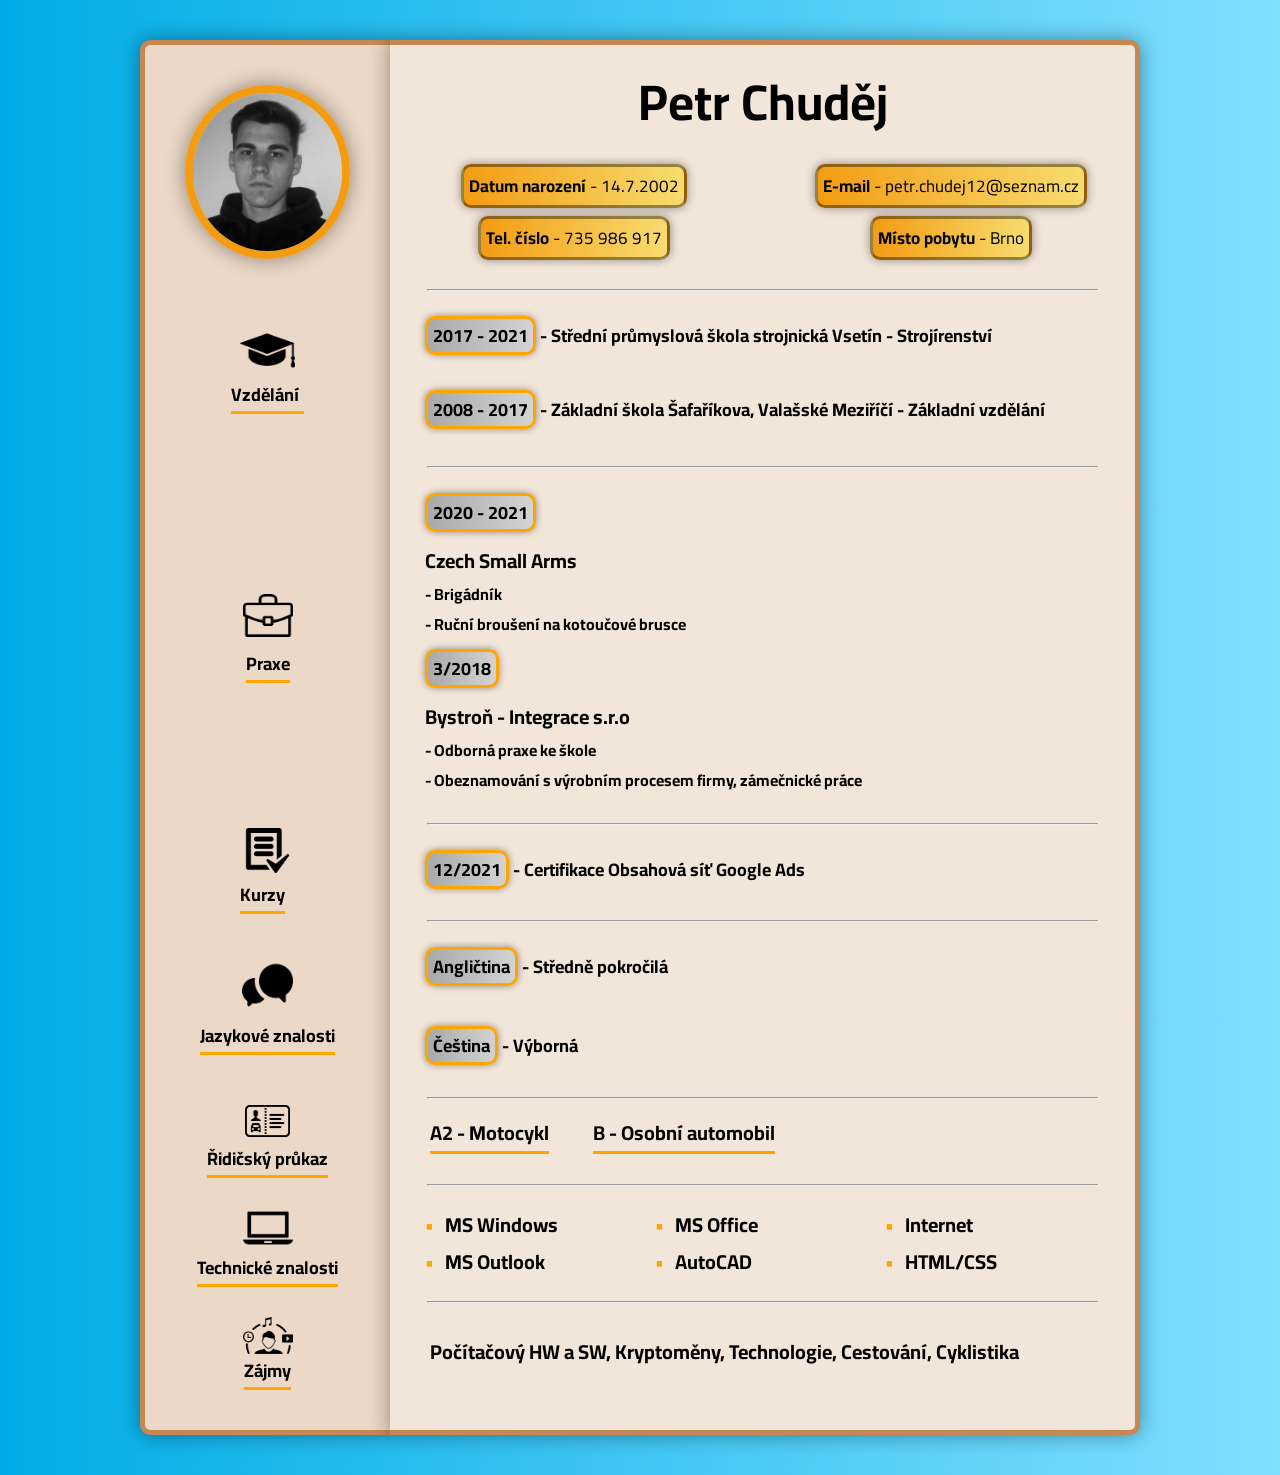
<file: index.html>
<!DOCTYPE html>
<html lang="en">
<head>
    <meta charset="UTF-8">
    <meta http-equiv="X-UA-Compatible" content="IE=edge">
    <meta name="viewport" content="width=device-width, initial-scale=1.0">
    <link rel="stylesheet" href="styles.css">
    <link rel="preconnect" href="https://fonts.googleapis.com">
    <link rel="preconnect" href="https://fonts.gstatic.com" crossorigin>
    <link href="https://fonts.googleapis.com/css2?family=Bebas+Neue&family=Cairo:wght@300&family=Titillium+Web:ital,wght@0,300;1,300&display=swap" rel="stylesheet"> 
    <title>Petr Chuděj - Životopis</title>
    <link rel="icon" href="Images/fotka1.jpg">
</head>
<body>
    <div class="container">
        <aside>
            <div class="photo">
                <div class="scaleup">
                <img src="Images/fotka1.jpg" alt="" class="face">
                </div>
                <div class="active">
                    <img src="Images/49944.png" alt="" class="skolypng">
                        <h2 class="obr1">Vzdělání</h2>
                </div>
                <div class="active">
                    <img src="Images/Work-PNG-File.png" alt="" class="workpng">
                        <h2 class="obr2">Praxe</h2>
                </div>
                <div class="active">
                    <img src="Images/66276.png" alt="" class="coursepng">
                        <h2 class="obr3">Kurzy</h2>
                </div>
                <div class="active">
                    <img src="Images/64484-200.png" alt="" class="languagepng">
                        <h2 class="obr4">Jazykové znalosti</h2>
                </div>
                <div class="active">
                    <img src="Images/24-240032_license-icon-free-download-banner-free-download-driving.png" alt="" class="drivepng">
                        <h2 class="obr5">Řidičský průkaz</h2>
                </div>
                <div class="active">
                    <img src="Images/59505.png" alt="" class="skillpng">
                        <h2 class="obr6">Technické znalosti</h2>
                </div>
                <div class="active">
                    <img src="Images/hobbies.png" alt="" class="hobbiespng">
                        <h2 class="obr7">Zájmy</h2>
                </div>
            </div>
        </aside>
        <div class="main">
            <header>
                <div class="Name">
                    <h1><strong>Petr Chuděj</strong></h1>
                </div>
            </header>
            <section id="info">
                    <ul class="informace">
                        <li><strong>Datum narození</strong> - 14.7.2002</li>
                        <li><strong>E-mail</strong> - petr.chudej12@seznam.cz</li>
                        <li><strong>Tel. číslo</strong> - 735 986 917</li>
                        <li><strong>Místo pobytu</strong> - Brno</li>
                    </ul>
            </section>
            <div class="line1">
                <hr class="line">
            </div>
            <section id="vzdelani">
                <div class="skoly">
                    <div class="skola1">
                        <h2>2017 - 2021</h2>
                        <p> - Střední průmyslová škola strojnická Vsetín - Strojírenství</p>
                    </div>
                    <div class="skola2">
                        <h2 class="zakladka">2008 - 2017</h2>
                        <p> - Základní škola Šafaříkova, Valašské Meziříčí - Základní vzdělání</p>
                    </div>
                </div>
            </section>
            <hr class="line">
            <section id="praxe">
                <div class="firmy">
                    <h2>2020 - 2021</h2>
                        <p class="nazev_firmy">Czech Small Arms</p>
                        <p> - Brigádník</p>
                        <p> - Ruční broušení na kotoučové brusce</p>
                    <h2>3/2018</h2>
                        <p class="nazev_firmy">Bystroň - Integrace s.r.o</p>
                        <p> - Odborná praxe ke škole</p>
                        <p> - Obeznamování s výrobním procesem firmy, zámečnické práce</p>
                </div>
            </section>
            <div class="line2">
                <hr class="line">
            </div>
            <section id="kurzy">
                <h2>12/2021</h2>
                <p> - Certifikace Obsahová síť Google Ads</p>
            </section>
            <div class="line3">
                <hr class="line">
            </div>
            <section id="jazykove_znalosti">
                <div class="anglictina">
                    <h2>Angličtina</h2>
                    <p> - Středně pokročilá</p>
                </div> 
                <div class="cestina">
                    <h2>Čeština</h2>
                    <p> - Výborná</p>
                </div>  
            </section>
            <hr class="line">
            <section id="ridicak">
                <p class="moto">A2 - Motocykl</p>
                <p class="auto">B - Osobní automobil</p>
            </section>
            <hr class="line">
            <section id="technicke_dovednosti">
                <ul class="programy">
                    <li>MS Windows</li>
                    <li>MS Office</li>
                    <li>Internet</li>
                    <li>MS Outlook</li>
                    <li>AutoCAD</li>
                    <li>HTML/CSS</li>
                </ul>
            </section>
            <hr class="line">
            <section id="zajmy">
                <p>Počítačový HW a SW, Kryptoměny, Technologie, Cestování, Cyklistika</p>
            </section>
            <footer>

            </footer>
        </div>
    </div>
</body>
</html>
</file>
<file: styles.css>
*{
    margin: 0;
    padding: 0;
    box-sizing: border-box;

}
@media screen and (max-width: 901px) {
    .skoly p{
        margin-right: 80px !important; 
        margin-left: 20px !important;
    }
    .skolypng{
        margin-top: 95px !important;
    }
    .workpng{
        margin-top: 200px !important;
    }
}
@media screen and (max-width: 829px) {
    .skoly p{
        margin-right: 20px !important; 
    }
}
@media screen and (max-width: 765px) {
    aside{
        display: none !important; 
    }  
    .main{
        width: 100% !important;
        border: 5px solid #c68853 !important;
        border-radius: 15px;
    }
    .informace{
        display: grid !important;
        grid-template-columns: 1fr 1fr;
        width: 95% !important;
        margin-right: auto;
        margin-left: auto;

    }
    .informace li{
        margin-bottom: 15px !important;
    }
    
}
@media screen and (max-width: 636px){
    #zajmy p{
        padding-bottom: 30px !important;
        
    }
}
@media screen and (max-width: 607px){
    .informace{
        display: block !important;
        width: 70% !important;
        margin-right: auto;
        margin-left: auto;
        text-align:center !important;
    }
    .line1 hr{
        margin-top: 120px !important;
    }
    .main{
        text-align: center;
    }
    .skoly{
        margin-left: auto !important;
        margin-right: auto !important;
    }
    .skoly h2{
        margin-left: auto !important;
        margin-right: auto !important;
    }
    .firmy{
        margin-left: auto !important;
        margin-right: auto !important;
    }
    .firmy h2{
        margin-left: auto !important;
        margin-right: auto !important;
    }
    #kurzy{
        margin-left: auto !important;
        margin-right: auto !important;
    }
    #kurzy h2{
        margin-left: 0 !important;
    }
    .anglictina{
        margin-left: auto !important;
        margin-right: auto !important;
    }
    .anglictina h2{
        margin-left: 0 !important;
    }
    .cestina{
        margin-left: auto !important;
        margin-right: auto !important;
    }
    .cestina h2{
        margin-left: 0 !important;
    }
    #ridicak{
        margin-left: auto !important;
        margin-right: auto !important;
    }
    #ridicak p{
        margin-left: 0 !important;
    }
    #ridicak .moto{
        margin-right: 10px !important;
    }
    #ridicak .auto{
        margin-left: 10px !important;
    }
    #technicke_dovednosti{
        margin-left: auto !important;
        margin-right: auto !important;
    }
    #zajmy p{
        margin-left: 40px !important;
        margin-right: 40px !important;
    }
}
@media screen and (max-width: 443px){
    .line2{
        padding-top: 15px !important;
    }
    #kurzy p{
        margin-right: 20px !important;
    }
}
@media screen and (max-width: 410px){
    .informace li{
        font-size: 15px !important;
    }
    #technicke_dovednosti ul li{
        font-size: 85%;
    }
    #zajmy p{
        font-size: 95% !important;
    }
}
@media screen and (max-width: 391px){
    .line3{
        padding-top: 20px !important;
    }
    #technicke_dovednosti{
        margin-left: -10px !important;
    }
    #ridicak p{
        font-size: 18px !important;
    }
}
/* Základní verze CV */
body{
    font-family: 'Cairo', sans-serif;
    margin-top: 40px;
    margin-bottom: 40px;

    background-image: linear-gradient(
        to left,
        rgb(128, 223, 255), rgb(0, 172, 230));
}
.container{
    max-width: 1000px;
    margin-left: auto;
    margin-right: auto;
    display: flex;
}
aside{
    width: 25%;
    border: 5px solid #c68853;
    border-right: none;
    background-color: #ebd8c6;
    border-top-left-radius: 10px;
    border-bottom-left-radius: 10px;
    padding-bottom: 40px;
    box-shadow: 0px 0px 20px rgba(0,0,0,.4);
}
.main{
    width: 75%;
    border: 5px solid #c68853;
    border-left: none;
    background-color: #f2e5d9;
    border-top-right-radius: 10px;
    border-bottom-right-radius: 10px;
    box-shadow: 0px 0px 20px rgba(0,0,0,.4);
}
.photo{
    text-align: center;
    margin-top: 40px;
}
#info{
    height: 135px;
    padding-top: 10px;
}
.Name{
    font-weight: bold;
    text-align: center;
    margin-top: 10px;
    margin-bottom: 5px;
    font-size: 25px;
}
/* Boční panel */
.face{
    width: 165px;
    border-radius: 50%;
    border: 8px solid rgb( 243, 156, 18);
    box-shadow: 0px 0px 20px rgba(0,0,0,.4);
}
.scaleup{
    transition: .3s;
}
.scaleup:hover,
.scaleup:active{
    scale: 105%;
    cursor: pointer;
}
.skolypng{
    width: 55px;
    margin-top: 55px;
    display: block;
    margin-left: auto;
    margin-right: auto;
}
.obr1{
    text-align: center;
    font-size: 18px;
    font-weight: bold;
    padding-right: 5px;
    border-bottom: 3px solid orange;
    display: inline-block;
}
.active{
    transition: .3s;
}
.active:hover,
.active:active{
    scale: 90%;
    cursor: pointer;
}
.workpng{
    width: 50px;
    display: block;
    margin-left: auto;
    margin-right: auto;
    margin-top: 180px;
}
.obr2{
    text-align: center;
    font-size: 18px;
    font-weight: bold;
    margin-top: 10px;
    border-bottom: 3px solid orange;
    display: inline-block;
}
.coursepng{
    width: 45px;
    display: block;
    margin-left: auto;
    margin-right: auto;
    margin-top: 145px;
}
.obr3{
    text-align: center;
    font-size: 18px;
    font-weight: bold;
    margin-right: 10px;
    margin-top: 5px;
    border-bottom: 3px solid orange;
    display: inline-block
}
.languagepng{
    width: 85px;
    display: block;
    margin-left: auto;
    margin-right: auto;
    margin-top: 30px;
    margin-bottom: -15px;
}
.obr4{
    text-align: center;
    font-size: 18px;
    font-weight: bold;
    margin-top: 5px;
    border-bottom: 3px solid orange;
    display: inline-block
}
.drivepng{
    width: 45px;
    margin-top: 50px;
    display: block;
    margin-left: auto;
    margin-right: auto;
}
.obr5{
    text-align: center;
    font-size: 18px;
    font-weight: bold;
    margin-top: 5px;
    border-bottom: 3px solid orange;
    display: inline-block;
}
.skillpng{
    width: 50px;
    margin-top: 25px;
    display: block;
    margin-left: auto;
    margin-right: auto;
}
.obr6{
    text-align: center;
    font-size: 18px;
    font-weight: bold;
    margin-top: -5px;
    border-bottom: 3px solid orange;
    display: inline-block;
}
.hobbiespng{
    width: 50px;
    margin-top: 30px;
    display: block;
    margin-left: auto;
    margin-right: auto;
}
.obr7{
    text-align: center;
    font-size: 18px;
    font-weight: bold;
    border-bottom: 3px solid orange;
    display: inline-block;

}
.line{
    width: 90%;
    margin-left: auto;
    margin-right: auto;
    color: rgba(198, 136,83, 0.5);
}

/* Section 1 */
.informace{
    display: grid;
    grid-template-columns: 1fr 1fr;
    gap: 0.5rem;
}
.informace li {
    margin-left: auto;
    margin-right: auto;
    list-style-type: none;
    padding: 3px;
    padding-left: 5px; 
    padding-right: 5px; 
    font-size: 17px;
    border: 3px solid rgba(0,0,0, 0.4);
    border-radius: 10px;
    background-image: linear-gradient(
        to left,
        rgb( 247, 220, 111), rgb( 243, 156, 18));
    box-shadow: 0px 0px 10px rgba(0,0,0,.4); 
}

/* Section 2 */
#vzdelani{
    min-height: 150px;
}
.skoly{
    margin-left: 20px;
    margin-top: 25px;
}
.skola1{
    display: block;
}
.skola2{
    display: block;
}
.skoly h2{
    padding-left: 5px;
    padding-right: 5px;
    border: 3px solid orange;
    border-radius: 10px;
    background-image: linear-gradient(
        to left,
        rgb(211,211,211), rgb(169,169,169));
    display: inline-block;
    font-size: 18px;
    margin-bottom: 10px;
    margin-left: 15px;
    box-shadow: 0px 0px 7px rgba(0,0,0,.4); 
}
.skoly p{
    font-size: 18px;
    margin-bottom: 10px;
    font-weight: bold;
    display: inline-block;
    margin-right: 20px;
}
.zakladka{
    margin-top: 25px;
}

/* Section 3 */
#praxe{
    min-height: 355px;
    display: flex;
}
.firmy{
    margin-left: 35px;
    margin-top: 15px;
}
.firmy h2{
    padding-left: 5px;
    padding-right: 5px;
    border: 3px solid orange;
    border-radius: 10px;
    background-image: linear-gradient(
        to left,
        rgb(211,211,211), rgb(169,169,169));   
    font-size: 18px;
    margin-bottom: 10px;
    margin-top: 10px;
    margin-right: 20px;
    display: inline-block;
    box-shadow: 0px 0px 7px rgba(0,0,0,.4);    
}
.nazev_firmy{
    font-size: 20px;
    font-weight: bold;
}
.firmy p{
    font-weight: bold;
}

/* Section 4 */
#kurzy{
  min-height: 95px;  
}
#kurzy h2{
    display: inline-block;
    margin-left: 35px;
    font-size: 18px;
    padding-left: 5px;
    padding-right: 5px;
    border: 3px solid orange;
    border-radius: 10px;
    background-image: linear-gradient(
        to left,
        rgb(211,211,211), rgb(169,169,169));
    margin-bottom: 20px;
    margin-top: 25px;
    box-shadow: 0px 0px 7px rgba(0,0,0,.4); 
}
#kurzy p{
    display: inline-block;
    font-weight: bold;
    font-size: 18px;
}

/* Section 5 */
#jazykove_znalosti{
    min-height: 175px ;
}
.anglictina h2 {
    display: inline-block;
    margin-left: 35px;
    font-size: 18px;
    padding-left: 5px;
    padding-right: 5px;
    border: 3px solid orange;
    border-radius: 10px;
    background-image: linear-gradient(
        to left,
        rgb(211,211,211), rgb(169,169,169));
    margin-bottom: 20px;
    margin-top: 25px;
    box-shadow: 0px 0px 7px rgba(0,0,0,.4); 
}  
.anglictina p {
    display: inline-block;
    font-weight: bold;
    font-size: 18px;
}
.cestina h2{
    display: inline-block;
    margin-left: 35px;
    font-size: 18px;
    padding-left: 5px;
    padding-right: 5px;
    border: 3px solid orange;
    border-radius: 10px;
    background-image: linear-gradient(
        to left,
        rgb(211,211,211), rgb(169,169,169));
    margin-bottom: 10px;
    margin-top: 20px;
    box-shadow: 0px 0px 7px rgba(0,0,0,.4); 
}
.cestina p{
    display: inline-block;
    font-weight: bold;
    font-size: 18px;
}

/* Section 6 */
#ridicak{
    min-height: 85px;
}
#ridicak p{
    margin-left: 40px;
    margin-top: 15px;
    font-size: 20px;
    font-weight: bold;
    border-bottom: 3px solid orange;
    display: inline-block;
}

/* Section 7 */
#technicke_dovednosti{
    height: 95px;
    margin-left: 25px;
}
.programy{
    margin-left: 30px;
    font-size: 20px;
    font-weight: bold;
    margin-top: 20px;
    list-style: none; /* Remove default bullets */
    display: grid;
    grid-template-columns: 1fr 1fr 1fr;
}
  
.programy li::before {
    content: "\2022" ;  
    color: orange; 
    font-weight: bold; 
    display: inline-block; 
    width: 1em; 
    margin-left: -1em; 
}

/* Section 8 */
#zajmy{
    min-height: 100px;
}
#zajmy p {
    margin-left: 40px;
    padding-top: 30px;
    font-size: 20px;
    font-weight: bold;
}
</file>
<file: public/styles.css>
*{
    margin: 0;
    padding: 0;
    box-sizing: border-box;

}
@media screen and (max-width: 901px) {
    .skoly p{
        margin-right: 80px !important; 
        margin-left: 20px !important;
    }
    .skolypng{
        margin-top: 95px !important;
    }
    .workpng{
        margin-top: 200px !important;
    }
}
@media screen and (max-width: 829px) {
    .skoly p{
        margin-right: 20px !important; 
    }
}
@media screen and (max-width: 765px) {
    aside{
        display: none !important; 
    }  
    .main{
        width: 100% !important;
        border: 5px solid #c68853 !important;
        border-radius: 15px;
    }
    .informace{
        display: grid !important;
        grid-template-columns: 1fr 1fr;
        width: 95% !important;
        margin-right: auto;
        margin-left: auto;

    }
    .informace li{
        margin-bottom: 15px !important;
    }
    
}
@media screen and (max-width: 636px){
    #zajmy p{
        padding-bottom: 30px !important;
        
    }
}
@media screen and (max-width: 607px){
    .informace{
        display: block !important;
        width: 70% !important;
        margin-right: auto;
        margin-left: auto;
        text-align:center !important;
    }
    .line1 hr{
        margin-top: 120px !important;
    }
    .main{
        text-align: center;
    }
    .skoly{
        margin-left: auto !important;
        margin-right: auto !important;
    }
    .skoly h2{
        margin-left: auto !important;
        margin-right: auto !important;
    }
    .firmy{
        margin-left: auto !important;
        margin-right: auto !important;
    }
    .firmy h2{
        margin-left: auto !important;
        margin-right: auto !important;
    }
    #kurzy{
        margin-left: auto !important;
        margin-right: auto !important;
    }
    #kurzy h2{
        margin-left: 0 !important;
    }
    .anglictina{
        margin-left: auto !important;
        margin-right: auto !important;
    }
    .anglictina h2{
        margin-left: 0 !important;
    }
    .cestina{
        margin-left: auto !important;
        margin-right: auto !important;
    }
    .cestina h2{
        margin-left: 0 !important;
    }
    #ridicak{
        margin-left: auto !important;
        margin-right: auto !important;
    }
    #ridicak p{
        margin-left: 0 !important;
    }
    #ridicak .moto{
        margin-right: 10px !important;
    }
    #ridicak .auto{
        margin-left: 10px !important;
    }
    #technicke_dovednosti{
        margin-left: auto !important;
        margin-right: auto !important;
    }
    #zajmy p{
        margin-left: 40px !important;
        margin-right: 40px !important;
    }
}
@media screen and (max-width: 443px){
    .line2{
        padding-top: 15px !important;
    }
    #kurzy p{
        margin-right: 20px !important;
    }
}
@media screen and (max-width: 410px){
    .informace li{
        font-size: 15px !important;
    }
    #technicke_dovednosti ul li{
        font-size: 85%;
    }
    #zajmy p{
        font-size: 95% !important;
    }
}
@media screen and (max-width: 391px){
    .line3{
        padding-top: 20px !important;
    }
    #technicke_dovednosti{
        margin-left: -10px !important;
    }
    #ridicak p{
        font-size: 18px !important;
    }
}
/* Základní verze CV */
body{
    font-family: 'Cairo', sans-serif;
    margin-top: 40px;
    margin-bottom: 40px;

    background-image: linear-gradient(
        to left,
        rgb(128, 223, 255), rgb(0, 172, 230));
}
.container{
    max-width: 1000px;
    margin-left: auto;
    margin-right: auto;
    display: flex;
}
aside{
    width: 25%;
    border: 5px solid #c68853;
    border-right: none;
    background-color: #ebd8c6;
    border-top-left-radius: 10px;
    border-bottom-left-radius: 10px;
    padding-bottom: 40px;
    box-shadow: 0px 0px 20px rgba(0,0,0,.4);
}
.main{
    width: 75%;
    border: 5px solid #c68853;
    border-left: none;
    background-color: #f2e5d9;
    border-top-right-radius: 10px;
    border-bottom-right-radius: 10px;
    box-shadow: 0px 0px 20px rgba(0,0,0,.4);
}
.photo{
    text-align: center;
    margin-top: 40px;
}
#info{
    height: 135px;
    padding-top: 10px;
}
.Name{
    font-weight: bold;
    text-align: center;
    margin-top: 10px;
    margin-bottom: 5px;
    font-size: 25px;
}
/* Boční panel */
.face{
    width: 165px;
    border-radius: 50%;
    border: 8px solid rgb( 243, 156, 18);
    box-shadow: 0px 0px 20px rgba(0,0,0,.4);
}
.scaleup{
    transition: .3s;
}
.scaleup:hover,
.scaleup:active{
    scale: 105%;
    cursor: pointer;
}
.skolypng{
    width: 55px;
    margin-top: 55px;
    display: block;
    margin-left: auto;
    margin-right: auto;
}
.obr1{
    text-align: center;
    font-size: 18px;
    font-weight: bold;
    padding-right: 5px;
    border-bottom: 3px solid orange;
    display: inline-block;
}
.active{
    transition: .3s;
}
.active:hover,
.active:active{
    scale: 90%;
    cursor: pointer;
}
.workpng{
    width: 50px;
    display: block;
    margin-left: auto;
    margin-right: auto;
    margin-top: 180px;
}
.obr2{
    text-align: center;
    font-size: 18px;
    font-weight: bold;
    margin-top: 10px;
    border-bottom: 3px solid orange;
    display: inline-block;
}
.coursepng{
    width: 45px;
    display: block;
    margin-left: auto;
    margin-right: auto;
    margin-top: 145px;
}
.obr3{
    text-align: center;
    font-size: 18px;
    font-weight: bold;
    margin-right: 10px;
    margin-top: 5px;
    border-bottom: 3px solid orange;
    display: inline-block
}
.languagepng{
    width: 85px;
    display: block;
    margin-left: auto;
    margin-right: auto;
    margin-top: 30px;
    margin-bottom: -15px;
}
.obr4{
    text-align: center;
    font-size: 18px;
    font-weight: bold;
    margin-top: 5px;
    border-bottom: 3px solid orange;
    display: inline-block
}
.drivepng{
    width: 45px;
    margin-top: 50px;
    display: block;
    margin-left: auto;
    margin-right: auto;
}
.obr5{
    text-align: center;
    font-size: 18px;
    font-weight: bold;
    margin-top: 5px;
    border-bottom: 3px solid orange;
    display: inline-block;
}
.skillpng{
    width: 50px;
    margin-top: 25px;
    display: block;
    margin-left: auto;
    margin-right: auto;
}
.obr6{
    text-align: center;
    font-size: 18px;
    font-weight: bold;
    margin-top: -5px;
    border-bottom: 3px solid orange;
    display: inline-block;
}
.hobbiespng{
    width: 50px;
    margin-top: 30px;
    display: block;
    margin-left: auto;
    margin-right: auto;
}
.obr7{
    text-align: center;
    font-size: 18px;
    font-weight: bold;
    border-bottom: 3px solid orange;
    display: inline-block;

}
.line{
    width: 90%;
    margin-left: auto;
    margin-right: auto;
    color: rgba(198, 136,83, 0.5);
}

/* Section 1 */
.informace{
    display: grid;
    grid-template-columns: 1fr 1fr;
    gap: 0.5rem;
}
.informace li {
    margin-left: auto;
    margin-right: auto;
    list-style-type: none;
    padding: 3px;
    padding-left: 5px; 
    padding-right: 5px; 
    font-size: 17px;
    border: 3px solid rgba(0,0,0, 0.4);
    border-radius: 10px;
    background-image: linear-gradient(
        to left,
        rgb( 247, 220, 111), rgb( 243, 156, 18));
    box-shadow: 0px 0px 10px rgba(0,0,0,.4); 
}

/* Section 2 */
#vzdelani{
    min-height: 150px;
}
.skoly{
    margin-left: 20px;
    margin-top: 25px;
}
.skola1{
    display: block;
}
.skola2{
    display: block;
}
.skoly h2{
    padding-left: 5px;
    padding-right: 5px;
    border: 3px solid orange;
    border-radius: 10px;
    background-image: linear-gradient(
        to left,
        rgb(211,211,211), rgb(169,169,169));
    display: inline-block;
    font-size: 18px;
    margin-bottom: 10px;
    margin-left: 15px;
    box-shadow: 0px 0px 7px rgba(0,0,0,.4); 
}
.skoly p{
    font-size: 18px;
    margin-bottom: 10px;
    font-weight: bold;
    display: inline-block;
    margin-right: 20px;
}
.zakladka{
    margin-top: 25px;
}

/* Section 3 */
#praxe{
    min-height: 355px;
    display: flex;
}
.firmy{
    margin-left: 35px;
    margin-top: 15px;
}
.firmy h2{
    padding-left: 5px;
    padding-right: 5px;
    border: 3px solid orange;
    border-radius: 10px;
    background-image: linear-gradient(
        to left,
        rgb(211,211,211), rgb(169,169,169));   
    font-size: 18px;
    margin-bottom: 10px;
    margin-top: 10px;
    margin-right: 20px;
    display: inline-block;
    box-shadow: 0px 0px 7px rgba(0,0,0,.4);    
}
.nazev_firmy{
    font-size: 20px;
    font-weight: bold;
}
.firmy p{
    font-weight: bold;
}

/* Section 4 */
#kurzy{
  min-height: 95px;  
}
#kurzy h2{
    display: inline-block;
    margin-left: 35px;
    font-size: 18px;
    padding-left: 5px;
    padding-right: 5px;
    border: 3px solid orange;
    border-radius: 10px;
    background-image: linear-gradient(
        to left,
        rgb(211,211,211), rgb(169,169,169));
    margin-bottom: 20px;
    margin-top: 25px;
    box-shadow: 0px 0px 7px rgba(0,0,0,.4); 
}
#kurzy p{
    display: inline-block;
    font-weight: bold;
    font-size: 18px;
}

/* Section 5 */
#jazykove_znalosti{
    min-height: 175px ;
}
.anglictina h2 {
    display: inline-block;
    margin-left: 35px;
    font-size: 18px;
    padding-left: 5px;
    padding-right: 5px;
    border: 3px solid orange;
    border-radius: 10px;
    background-image: linear-gradient(
        to left,
        rgb(211,211,211), rgb(169,169,169));
    margin-bottom: 20px;
    margin-top: 25px;
    box-shadow: 0px 0px 7px rgba(0,0,0,.4); 
}  
.anglictina p {
    display: inline-block;
    font-weight: bold;
    font-size: 18px;
}
.cestina h2{
    display: inline-block;
    margin-left: 35px;
    font-size: 18px;
    padding-left: 5px;
    padding-right: 5px;
    border: 3px solid orange;
    border-radius: 10px;
    background-image: linear-gradient(
        to left,
        rgb(211,211,211), rgb(169,169,169));
    margin-bottom: 10px;
    margin-top: 20px;
    box-shadow: 0px 0px 7px rgba(0,0,0,.4); 
}
.cestina p{
    display: inline-block;
    font-weight: bold;
    font-size: 18px;
}

/* Section 6 */
#ridicak{
    min-height: 85px;
}
#ridicak p{
    margin-left: 40px;
    margin-top: 15px;
    font-size: 20px;
    font-weight: bold;
    border-bottom: 3px solid orange;
    display: inline-block;
}

/* Section 7 */
#technicke_dovednosti{
    height: 95px;
    margin-left: 25px;
}
.programy{
    margin-left: 30px;
    font-size: 20px;
    font-weight: bold;
    margin-top: 20px;
    list-style: none; /* Remove default bullets */
    display: grid;
    grid-template-columns: 1fr 1fr 1fr;
}
  
.programy li::before {
    content: "\2022" ;  
    color: orange; 
    font-weight: bold; 
    display: inline-block; 
    width: 1em; 
    margin-left: -1em; 
}

/* Section 8 */
#zajmy{
    min-height: 100px;
}
#zajmy p {
    margin-left: 40px;
    padding-top: 30px;
    font-size: 20px;
    font-weight: bold;
}
</file>
